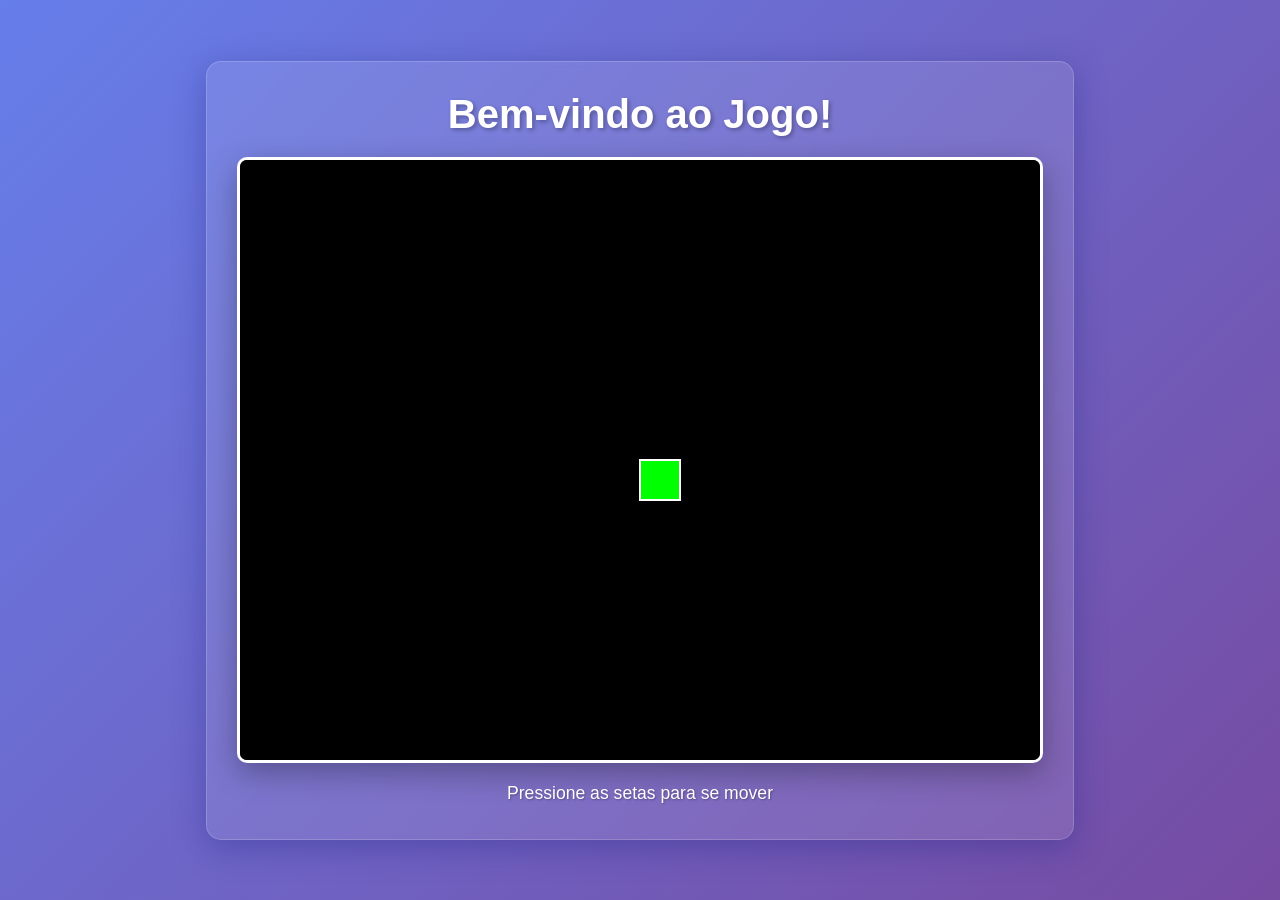
<file: index.html>
<!DOCTYPE html>
<html lang="pt-BR">
<head>
    <meta charset="UTF-8">
    <meta name="viewport" content="width=device-width, initial-scale=1.0">
    <title>Meu Jogo</title>
    <link rel="stylesheet" href="css/style.css">
</head>
<body>
    <div class="container">
        <h1>Bem-vindo ao Jogo!</h1>
        <div id="gameContainer">
            <canvas id="gameCanvas" width="800" height="600"></canvas>
        </div>
        <div class="info">
            <p>Pressione as setas para se mover</p>
        </div>
    </div>
    <script src="js/game.js"></script>
</body>
</html>
</file>
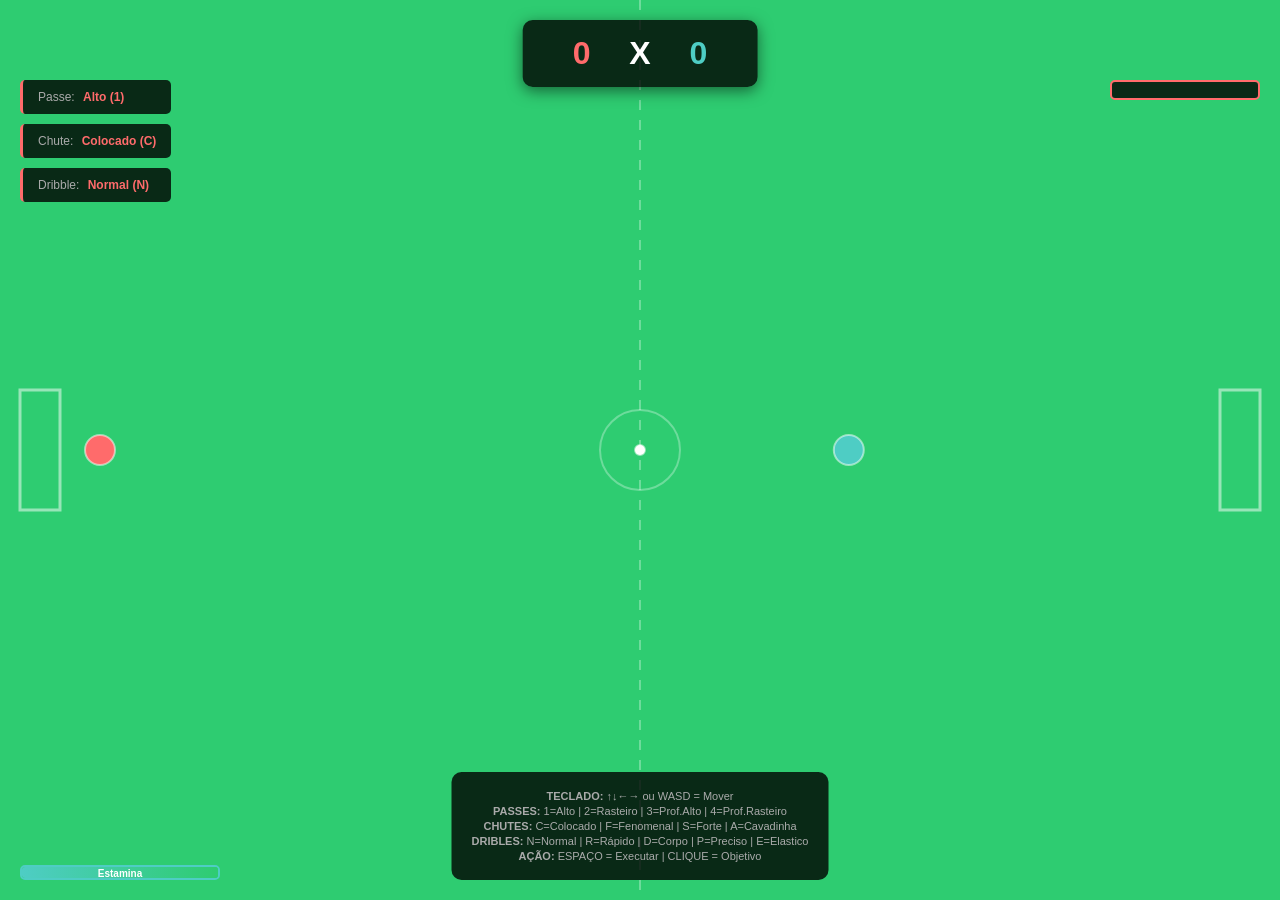
<file: efootball/index.html>
<!DOCTYPE html>
<html lang="pt-BR">
<head>
    <meta charset="UTF-8">
    <meta name="viewport" content="width=device-width, initial-scale=1.0">
    <title>E-Football Game</title>
    <link rel="stylesheet" href="style.css">
</head>
<body>
    <canvas id="gameCanvas"></canvas>
    
    <div class="game-ui">
        <!-- Placar -->
        <div class="score-board">
            <span class="team player" id="playerScore">0</span>
            <span class="separator">X</span>
            <span class="team opponent" id="opponentScore">0</span>
        </div>
        
        <!-- Indicador de Ação Selecionada -->
        <div class="action-indicator">
            <div class="action-box">
                <span class="label">Passe:</span>
                <span class="value" id="passType">Alto (1)</span>
            </div>
            <div class="action-box">
                <span class="label">Chute:</span>
                <span class="value" id="shotType">Colocado (C)</span>
            </div>
            <div class="action-box">
                <span class="label">Dribble:</span>
                <span class="value" id="dribbleType">Normal (N)</span>
            </div>
        </div>
        
        <!-- Power Meter -->
        <div class="power-meter">
            <div class="power-bar" id="powerBar"></div>
            <span class="power-text">Força: <span id="powerValue">0</span>%</span>
        </div>
        
        <!-- Stamina Bar -->
        <div class="stamina-bar">
            <div class="stamina-fill" id="staminaFill"></div>
            <span class="stamina-text">Estamina</span>
        </div>
        
        <!-- Instruções -->
        <div class="controls-info">
            <p><strong>TECLADO:</strong> ↑↓←→ ou WASD = Mover</p>
            <p><strong>PASSES:</strong> 1=Alto | 2=Rasteiro | 3=Prof.Alto | 4=Prof.Rasteiro</p>
            <p><strong>CHUTES:</strong> C=Colocado | F=Fenomenal | S=Forte | A=Cavadinha</p>
            <p><strong>DRIBLES:</strong> N=Normal | R=Rápido | D=Corpo | P=Preciso | E=Elastico</p>
            <p><strong>AÇÃO:</strong> ESPAÇO = Executar | CLIQUE = Objetivo</p>
        </div>
        
        <!-- Botões Mobile -->
        <div class="mobile-buttons">
            <button class="btn-mobile btn-up" data-action="up">⬆️</button>
            <button class="btn-mobile btn-left" data-action="left">⬅️</button>
            <button class="btn-mobile btn-right" data-action="right">➡️</button>
            <button class="btn-mobile btn-down" data-action="down">⬇️</button>
            <button class="btn-mobile btn-shoot" data-action="shoot">⚽ AÇÃO</button>
        </div>
        
        <!-- Menu de Seleção (Mobile) -->
        <div class="selection-menu">
            <div class="menu-group">
                <h3>Passe</h3>
                <button class="menu-btn" data-pass="1">Alto</button>
                <button class="menu-btn" data-pass="2">Rasteiro</button>
                <button class="menu-btn" data-pass="3">Prof.Alto</button>
                <button class="menu-btn" data-pass="4">Prof.Rasteiro</button>
            </div>
            
            <div class="menu-group">
                <h3>Chute</h3>
                <button class="menu-btn" data-shot="c">Colocado</button>
                <button class="menu-btn" data-shot="f">Fenomenal</button>
                <button class="menu-btn" data-shot="s">Forte</button>
                <button class="menu-btn" data-shot="a">Cavadinha</button>
            </div>
            
            <div class="menu-group">
                <h3>Dribble</h3>
                <button class="menu-btn" data-dribble="n">Normal</button>
                <button class="menu-btn" data-dribble="r">Rápido</button>
                <button class="menu-btn" data-dribble="d">Corpo</button>
                <button class="menu-btn" data-dribble="p">Preciso</button>
                <button class="menu-btn" data-dribble="e">Elastico</button>
            </div>
        </div>
        
        <!-- Notificação de Gol -->
        <div class="goal-notification" id="goalNotification"></div>
    </div>

    <script src="script.js"></script>
</body>
</html>
</file>
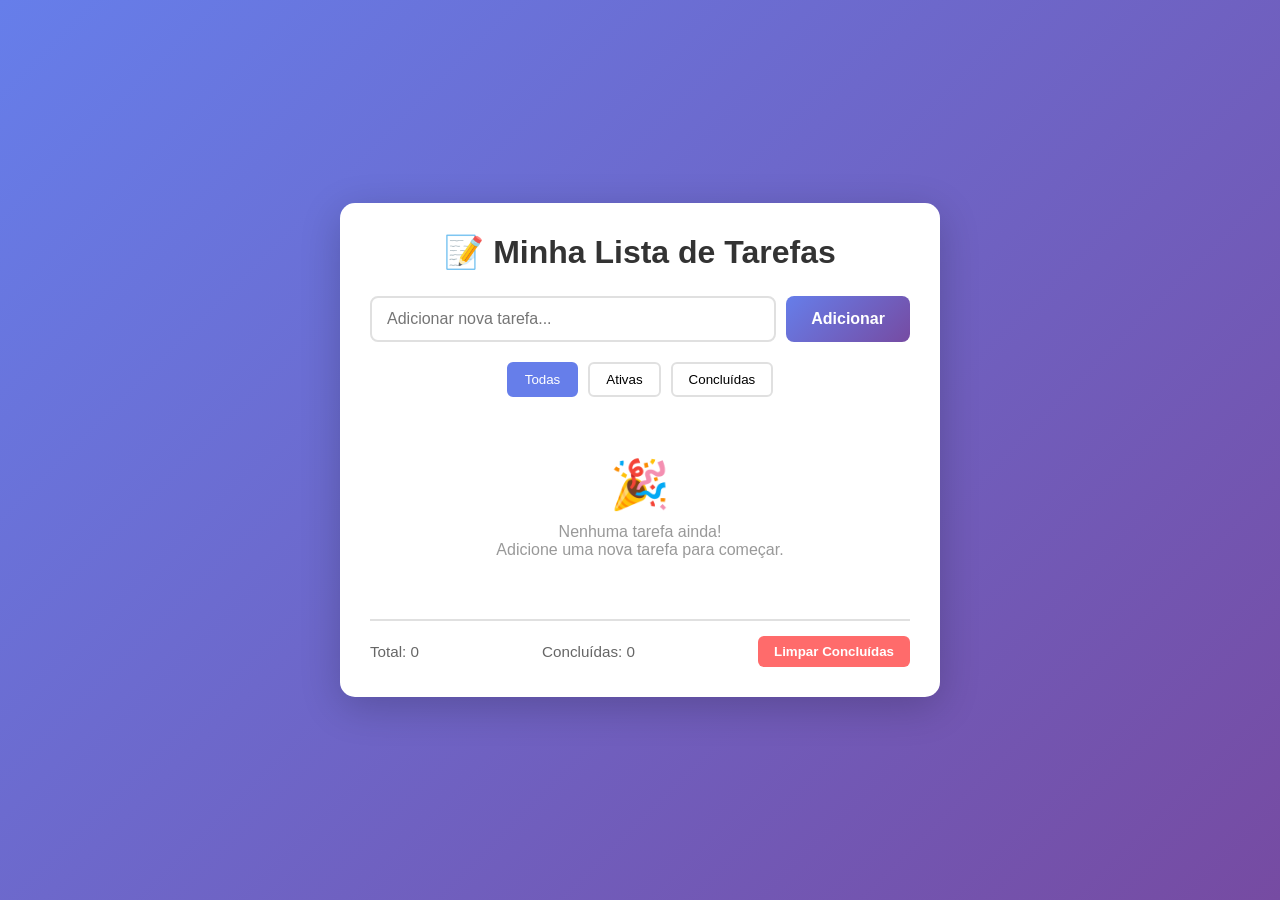
<file: todo/index.html>
<!DOCTYPE html>
<html lang="pt-BR">
<head>
    <meta charset="UTF-8">
    <meta name="viewport" content="width=device-width, initial-scale=1.0">
    <title>To-Do List</title>
    <link rel="stylesheet" href="style.css">
</head>
<body>
    <div class="container">
        <div class="todo-app">
            <h1>📝 Minha Lista de Tarefas</h1>
            
            <div class="input-container">
                <input 
                    type="text" 
                    id="todoInput" 
                    placeholder="Adicionar nova tarefa..."
                    class="todo-input"
                >
                <button id="addBtn" class="add-btn">Adicionar</button>
            </div>

            <div class="filter-buttons">
                <button class="filter-btn active" data-filter="all">Todas</button>
                <button class="filter-btn" data-filter="active">Ativas</button>
                <button class="filter-btn" data-filter="completed">Concluídas</button>
            </div>

            <ul id="todoList" class="todo-list"></ul>

            <div class="stats">
                <span id="totalTasks">Total: 0</span>
                <span id="completedTasks">Concluídas: 0</span>
                <button id="clearBtn" class="clear-btn">Limpar Concluídas</button>
            </div>
        </div>
    </div>

    <script src="script.js"></script>
</body>
</html>
</file>
<file: css/style.css>
* {
    margin: 0;
    padding: 0;
    box-sizing: border-box;
}

body {
    font-family: 'Arial', sans-serif;
    background: linear-gradient(135deg, #667eea 0%, #764ba2 100%);
    display: flex;
    justify-content: center;
    align-items: center;
    min-height: 100vh;
    padding: 20px;
}

.container {
    text-align: center;
    background: rgba(255, 255, 255, 0.1);
    padding: 30px;
    border-radius: 15px;
    box-shadow: 0 8px 32px 0 rgba(31, 38, 135, 0.37);
    backdrop-filter: blur(4px);
    border: 1px solid rgba(255, 255, 255, 0.18);
}

h1 {
    color: white;
    margin-bottom: 20px;
    font-size: 2.5em;
    text-shadow: 2px 2px 4px rgba(0, 0, 0, 0.3);
}

#gameContainer {
    display: flex;
    justify-content: center;
    margin: 20px 0;
}

canvas {
    border: 3px solid white;
    background: #000;
    border-radius: 10px;
    display: block;
    max-width: 100%;
    height: auto;
    box-shadow: 0 10px 30px rgba(0, 0, 0, 0.3);
}

.info {
    color: white;
    margin-top: 20px;
    font-size: 1.1em;
    text-shadow: 1px 1px 2px rgba(0, 0, 0, 0.3);
}

.info p {
    margin: 5px 0;
}

/* Responsivo */
@media (max-width: 768px) {
    .container {
        padding: 20px;
    }

    h1 {
        font-size: 1.8em;
    }

    canvas {
        width: 100%;
        height: auto;
    }
}
</file>
<file: efootball/style.css>
* {
    margin: 0;
    padding: 0;
    box-sizing: border-box;
}

html, body {
    width: 100%;
    height: 100%;
    overflow: hidden;
    font-family: 'Arial', sans-serif;
    background: #000;
}

#gameCanvas {
    display: block;
    width: 100vw;
    height: 100vh;
    touch-action: none;
    cursor: none;
}

/* UI Overlay */
.game-ui {
    position: fixed;
    top: 0;
    left: 0;
    right: 0;
    bottom: 0;
    pointer-events: none;
    z-index: 10;
}

.score-board {
    position: absolute;
    top: 20px;
    left: 50%;
    transform: translateX(-50%);
    background: rgba(0, 0, 0, 0.8);
    padding: 15px 30px;
    border-radius: 10px;
    text-align: center;
    color: white;
    font-size: 32px;
    font-weight: bold;
    min-width: 200px;
    box-shadow: 0 4px 15px rgba(0, 0, 0, 0.5);
}

.score-board .team {
    display: inline-block;
    margin: 0 20px;
}

.score-board .team.player {
    color: #FF6B6B;
}

.score-board .team.opponent {
    color: #4ECDC4;
}

.separator {
    display: inline-block;
    margin: 0 10px;
    color: white;
}

/* Indicador de Ação */
.action-indicator {
    position: absolute;
    top: 80px;
    left: 20px;
    display: flex;
    flex-direction: column;
    gap: 10px;
    z-index: 20;
}

.action-box {
    background: rgba(0, 0, 0, 0.8);
    padding: 10px 15px;
    border-radius: 5px;
    border-left: 3px solid #FF6B6B;
    color: white;
    font-size: 12px;
}

.action-box .label {
    color: #aaa;
    margin-right: 5px;
}

.action-box .value {
    color: #FF6B6B;
    font-weight: bold;
}

/* Power Meter */
.power-meter {
    position: absolute;
    top: 80px;
    right: 20px;
    width: 150px;
    height: 20px;
    background: rgba(0, 0, 0, 0.8);
    border: 2px solid #FF6B6B;
    border-radius: 5px;
    overflow: hidden;
    z-index: 20;
}

.power-bar {
    height: 100%;
    width: 0%;
    background: linear-gradient(90deg, #FF6B6B, #FFD93D);
    transition: width 0.1s;
}

.power-text {
    position: absolute;
    top: -25px;
    right: 0;
    color: #aaa;
    font-size: 12px;
}

/* Stamina Bar */
.stamina-bar {
    position: absolute;
    bottom: 20px;
    left: 20px;
    width: 200px;
    height: 15px;
    background: rgba(0, 0, 0, 0.8);
    border: 2px solid #4ECDC4;
    border-radius: 5px;
    overflow: hidden;
    z-index: 20;
}

.stamina-fill {
    height: 100%;
    width: 100%;
    background: linear-gradient(90deg, #4ECDC4, #2ECC71);
}

.stamina-text {
    position: absolute;
    left: 50%;
    top: 50%;
    transform: translate(-50%, -50%);
    color: white;
    font-size: 10px;
    font-weight: bold;
    z-index: 30;
}

/* Instruções */
.controls-info {
    position: absolute;
    bottom: 20px;
    left: 50%;
    transform: translateX(-50%);
    background: rgba(0, 0, 0, 0.8);
    padding: 15px 20px;
    border-radius: 10px;
    color: #aaa;
    font-size: 11px;
    text-align: center;
    max-width: 90%;
}

.controls-info p {
    margin: 3px 0;
}

/* Botões Mobile */
.mobile-buttons {
    display: none;
    position: absolute;
    bottom: 100px;
    left: 20px;
    right: 20px;
    gap: 10px;
    z-index: 20;
}

.btn-mobile {
    flex: 1;
    padding: 15px;
    background: rgba(102, 126, 234, 0.8);
    color: white;
    border: none;
    border-radius: 8px;
    font-weight: bold;
    font-size: 18px;
    cursor: pointer;
    transition: background 0.2s;
    pointer-events: auto;
    touch-action: manipulation;
}

.btn-mobile:active {
    background: rgba(102, 126, 234, 1);
    transform: scale(0.95);
}

.btn-shoot {
    background: #2ECC71;
    font-size: 16px;
    grid-column: 1 / -1;
}

/* Menu de Seleção */
.selection-menu {
    display: none;
    position: absolute;
    bottom: 20px;
    left: 20px;
    right: 20px;
    background: rgba(0, 0, 0, 0.9);
    padding: 15px;
    border-radius: 10px;
    z-index: 25;
}

.menu-group {
    margin-bottom: 10px;
}

.menu-group h3 {
    color: #4ECDC4;
    font-size: 12px;
    margin-bottom: 5px;
}

.menu-btn {
    display: inline-block;
    margin-right: 5px;
    padding: 5px 10px;
    background: #666;
    color: white;
    border: none;
    border-radius: 3px;
    font-size: 10px;
    cursor: pointer;
}

.menu-btn:active {
    background: #4ECDC4;
}

/* Notificação de Gol */
.goal-notification {
    position: absolute;
    top: 50%;
    left: 50%;
    transform: translate(-50%, -50%);
    background: rgba(46, 204, 113, 0.9);
    color: white;
    padding: 30px 60px;
    border-radius: 15px;
    font-size: 36px;
    font-weight: bold;
    text-shadow: 2px 2px 4px rgba(0, 0, 0, 0.5);
    display: none;
    z-index: 100;
    animation: goalPulse 0.5s ease-out;
}

@keyframes goalPulse {
    0% {
        transform: translate(-50%, -50%) scale(0.5);
        opacity: 0;
    }
    50% {
        transform: translate(-50%, -50%) scale(1.1);
    }
    100% {
        transform: translate(-50%, -50%) scale(1);
        opacity: 1;
    }
}

/* Responsivo */
@media (max-width: 768px) {
    .controls-info {
        display: none;
    }
    
    .mobile-buttons {
        display: flex;
        flex-wrap: wrap;
    }
    
    .action-indicator {
        left: 10px;
        top: 70px;
    }
    
    .action-box {
        font-size: 10px;
        padding: 8px 12px;
    }
    
    .power-meter {
        top: 70px;
        right: 10px;
        width: 120px;
    }
    
    .score-board {
        font-size: 24px;
        padding: 10px 20px;
    }
}

@media (max-width: 480px) {
    .score-board {
        font-size: 20px;
        padding: 8px 15px;
    }
    
    .action-indicator {
        top: 65px;
    }
    
    .action-box {
        font-size: 9px;
        padding: 6px 10px;
    }
}
</file>
<file: todo/style.css>
* {
    margin: 0;
    padding: 0;
    box-sizing: border-box;
}

body {
    font-family: 'Segoe UI', Tahoma, Geneva, Verdana, sans-serif;
    background: linear-gradient(135deg, #667eea 0%, #764ba2 100%);
    min-height: 100vh;
    padding: 20px;
    display: flex;
    justify-content: center;
    align-items: center;
}

.container {
    width: 100%;
    max-width: 600px;
}

.todo-app {
    background: white;
    border-radius: 15px;
    box-shadow: 0 10px 40px rgba(0, 0, 0, 0.2);
    padding: 30px;
    animation: slideIn 0.3s ease-out;
}

@keyframes slideIn {
    from {
        opacity: 0;
        transform: translateY(-20px);
    }
    to {
        opacity: 1;
        transform: translateY(0);
    }
}

h1 {
    color: #333;
    margin-bottom: 25px;
    text-align: center;
    font-size: 2em;
}

.input-container {
    display: flex;
    gap: 10px;
    margin-bottom: 20px;
}

.todo-input {
    flex: 1;
    padding: 12px 15px;
    border: 2px solid #e0e0e0;
    border-radius: 8px;
    font-size: 1em;
    transition: border-color 0.3s;
}

.todo-input:focus {
    outline: none;
    border-color: #667eea;
}

.add-btn {
    padding: 12px 25px;
    background: linear-gradient(135deg, #667eea 0%, #764ba2 100%);
    color: white;
    border: none;
    border-radius: 8px;
    cursor: pointer;
    font-weight: bold;
    font-size: 1em;
    transition: transform 0.2s, box-shadow 0.2s;
}

.add-btn:hover {
    transform: translateY(-2px);
    box-shadow: 0 5px 15px rgba(102, 126, 234, 0.4);
}

.add-btn:active {
    transform: translateY(0);
}

.filter-buttons {
    display: flex;
    gap: 10px;
    margin-bottom: 20px;
    justify-content: center;
}

.filter-btn {
    padding: 8px 16px;
    border: 2px solid #e0e0e0;
    background: white;
    border-radius: 6px;
    cursor: pointer;
    font-weight: 500;
    transition: all 0.3s;
}

.filter-btn:hover {
    border-color: #667eea;
    color: #667eea;
}

.filter-btn.active {
    background: #667eea;
    color: white;
    border-color: #667eea;
}

.todo-list {
    list-style: none;
    margin-bottom: 20px;
    max-height: 400px;
    overflow-y: auto;
}

.todo-item {
    display: flex;
    align-items: center;
    gap: 10px;
    padding: 12px;
    background: #f9f9f9;
    border-radius: 8px;
    margin-bottom: 10px;
    animation: fadeIn 0.3s ease-out;
    border-left: 4px solid #667eea;
}

@keyframes fadeIn {
    from {
        opacity: 0;
        transform: translateX(-10px);
    }
    to {
        opacity: 1;
        transform: translateX(0);
    }
}

.todo-item.completed {
    opacity: 0.6;
    border-left-color: #4caf50;
}

.checkbox {
    width: 20px;
    height: 20px;
    cursor: pointer;
    accent-color: #667eea;
}

.todo-text {
    flex: 1;
    font-size: 1em;
    color: #333;
    word-break: break-word;
}

.todo-item.completed .todo-text {
    text-decoration: line-through;
    color: #999;
}

.delete-btn {
    padding: 6px 12px;
    background: #ff6b6b;
    color: white;
    border: none;
    border-radius: 5px;
    cursor: pointer;
    font-weight: bold;
    transition: background 0.3s;
}

.delete-btn:hover {
    background: #ff5252;
}

.stats {
    display: flex;
    justify-content: space-between;
    align-items: center;
    padding-top: 15px;
    border-top: 2px solid #e0e0e0;
    font-size: 0.95em;
    color: #666;
}

.clear-btn {
    padding: 8px 16px;
    background: #ff6b6b;
    color: white;
    border: none;
    border-radius: 6px;
    cursor: pointer;
    font-weight: bold;
    transition: background 0.3s;
}

.clear-btn:hover {
    background: #ff5252;
}

.empty-state {
    text-align: center;
    padding: 40px 20px;
    color: #999;
}

.empty-state-icon {
    font-size: 3em;
    margin-bottom: 10px;
}

/* Responsivo */
@media (max-width: 600px) {
    .todo-app {
        padding: 20px;
    }

    h1 {
        font-size: 1.5em;
    }

    .input-container {
        flex-direction: column;
    }

    .filter-buttons {
        flex-wrap: wrap;
    }

    .stats {
        flex-direction: column;
        gap: 10px;
        text-align: center;
    }
}
</file>
